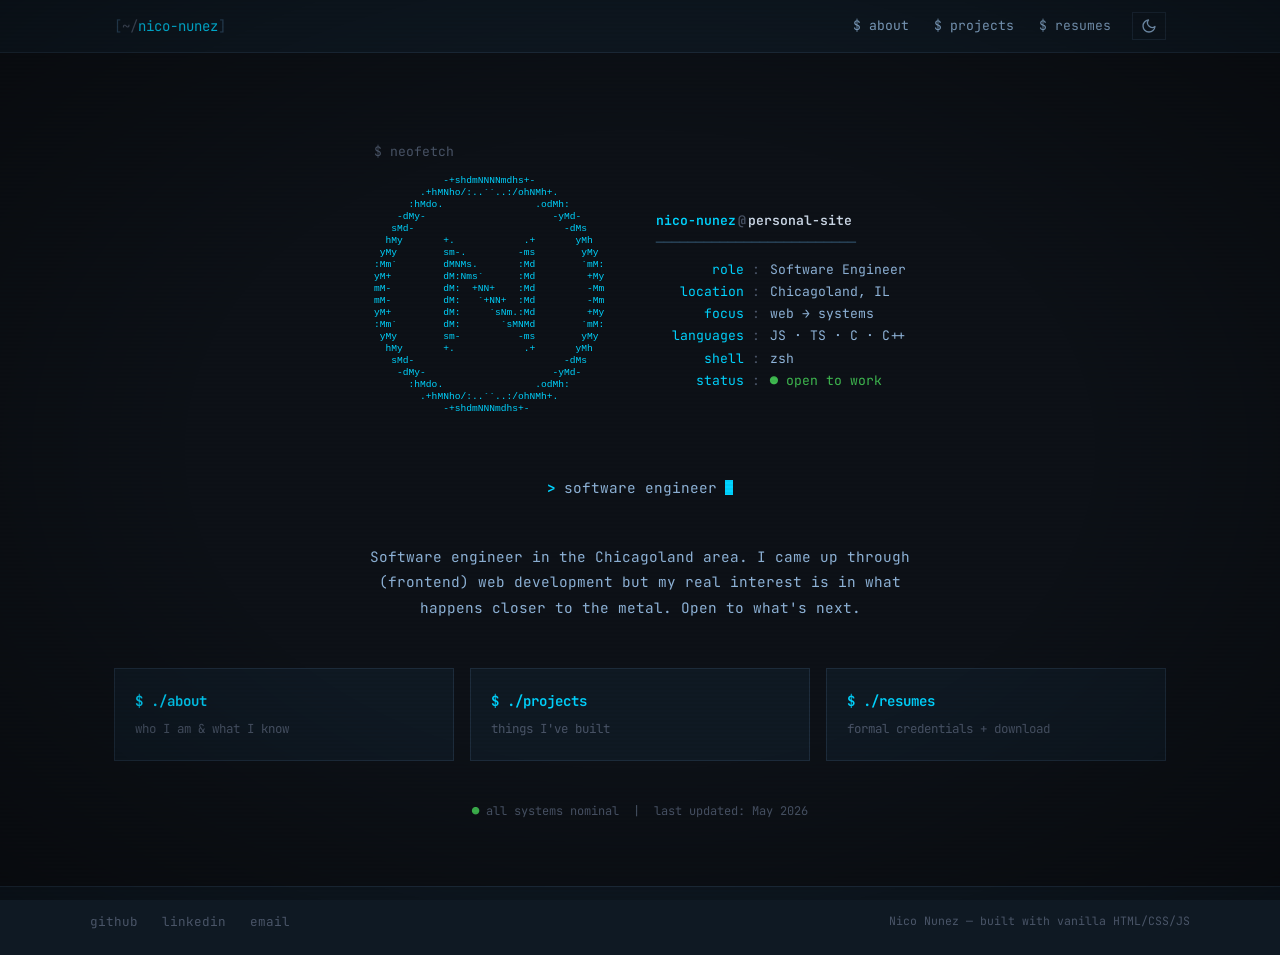
<file: index.html>
<!DOCTYPE html>
<html lang="en" data-theme="dark">

<head>
  <meta charset="UTF-8" />
  <meta name="viewport" content="width=device-width, initial-scale=1.0" />
  <meta name="description" content="Nico Nunez — Software Engineer. Personal site and portfolio." />
  <title>Nico Nunez — dev</title>
  <link rel="stylesheet" href="css/style.css" />
  <script defer src="js/components/Navbar.js"></script>
  <script defer src="js/components/Footer.js"></script>
  <script src="js/main.js"></script>
</head>

<body>

  <a href="#main-content" class="skip-link">Skip to main content</a>

  <!-- --- HEADER / NAV --- -->
  <header class="site-header">
      <web-navbar></web-navbar>
  </header>

  <!-- --- MAIN --- -->
  <main id="main-content">
    <section class="hero" aria-label="Introduction">

      <div class="neofetch" aria-hidden="true">
        <div class="nf-cmd">$ neofetch</div>
        <div class="nf-body">
          <pre class="nf-logo">
            -+shdmNNNNmdhs+-
        .+hMNho/:..``..:/ohNMh+.
      :hMdo.                .odMh:
    -dMy-                      -yMd-
   sMd-                          -dMs
  hMy       +.            .+       yMh
 yMy        sm-.         -ms        yMy
:Mm`        dMNMs.       :Md        `mM:
yM+         dM:Nms`      :Md         +My
mM-         dM:  +NN+    :Md         -Mm
mM-         dM:   `+NN+  :Md         -Mm
yM+         dM:     `sNm.:Md         +My
:Mm`        dM:       `sMNMd        `mM:
 yMy        sm-          -ms        yMy
  hMy       +.            .+       yMh
   sMd-                          -dMs
    -dMy-                      -yMd-
      :hMdo.                .odMh:
        .+hMNho/:..``..:/ohNMh+.
            -+shdmNNNmdhs+-
          </pre>
          <div class="nf-info">
            <div class="nf-header">
              <span class="nf-user">nico-nunez</span><span class="nf-at">@</span><span
                class="nf-host">personal-site</span>
            </div>
            <div class="nf-sep">─────────────────────────</div>
            <div class="nf-row"><span class="nf-key">role</span><span class="nf-val">Software Engineer</span></div>
            <div class="nf-row"><span class="nf-key">location</span><span class="nf-val">Chicagoland, IL</span></div>
            <div class="nf-row"><span class="nf-key">focus</span><span class="nf-val">web → systems</span></div>
            <div class="nf-row"><span class="nf-key">languages</span><span class="nf-val">JS · TS · C · C++</span>
            </div>
            <div class="nf-row"><span class="nf-key">shell</span><span class="nf-val">zsh</span></div>
            <div class="nf-row"><span class="nf-key">status</span><span class="nf-val nf-ok">● open to work</span></div>
          </div>
        </div>
      </div>

      <span class="visually-hidden">Nico Nunez's personal site</span>

      <div class="tagline-line" aria-live="polite" aria-atomic="true">
        <span class="prompt-char" aria-hidden="true">&gt;</span>
        <span id="typed-tagline" aria-label="software engineer, problem solver, builder of things"></span>
        <span class="cursor" aria-hidden="true"></span>
      </div>

    </section>

    <p class="hero-intro">
      Software engineer in the Chicagoland area. I came up through (frontend) web development but my real interest is in what happens
      closer to the metal. Open to what's next.
    </p>

    <!-- Quick nav -->
    <nav class="home-nav" aria-label="Site sections">
      <div class="home-nav-grid">
        <a href="about.html" class="nav-card">
          <div class="nav-card-cmd">$ ./about</div>
          <div class="nav-card-desc">who I am &amp; what I know</div>
        </a>
        <a href="projects.html" class="nav-card">
          <div class="nav-card-cmd">$ ./projects</div>
          <div class="nav-card-desc">things I've built</div>
        </a>
        <a href="resume.html" class="nav-card">
          <div class="nav-card-cmd">$ ./resumes</div>
          <div class="nav-card-desc">formal credentials + download</div>
        </a>
      </div>
    </nav>

    <p class="home-status" aria-live="polite">
      <span class="status-ok">●</span> all systems nominal &nbsp;|&nbsp;
      last updated: <time datetime="2025-05-13">May 2026</time>
    </p>

  </main>

  <!-- --- FOOTER --- -->
  <web-footer></web-footer>

  </body>

</html>
</file>
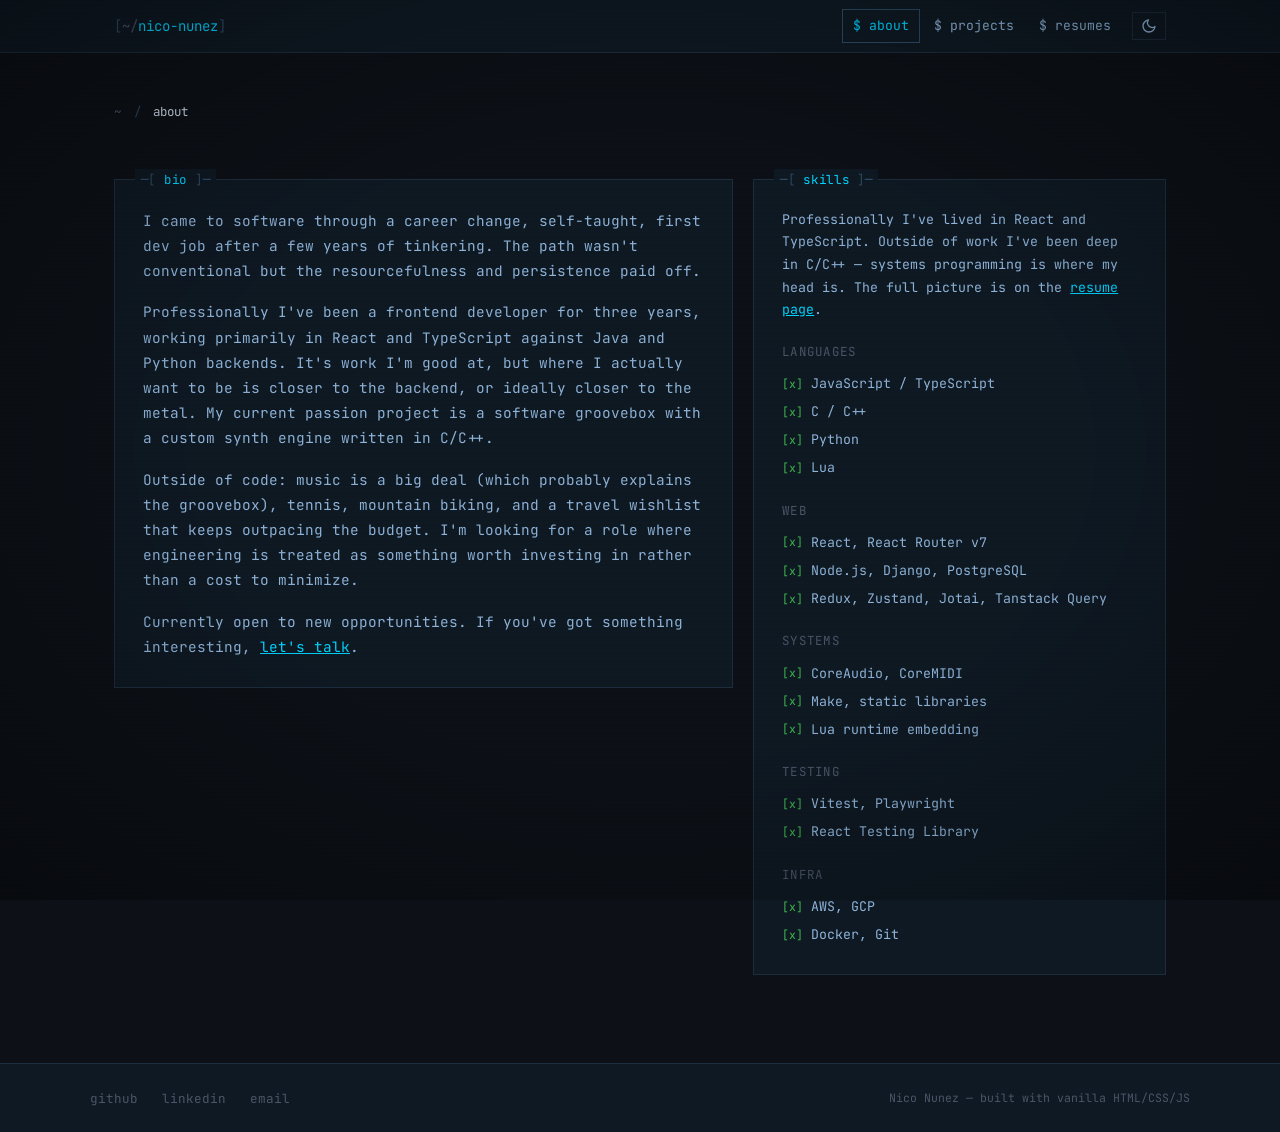
<file: about.html>
<!DOCTYPE html>
<html lang="en" data-theme="dark">

<head>
  <meta charset="UTF-8" />
  <meta name="viewport" content="width=device-width, initial-scale=1.0" />
  <meta name="description" content="Nico Nunez — About me. Background, skills, and what I'm up to." />
  <title>about — Nico Nunez</title>
  <link rel="stylesheet" href="css/style.css" />
  <script defer src="js/components/Navbar.js"></script>
  <script defer src="js/components/Footer.js"></script>
  <script src="js/main.js"></script>
</head>

<body>

  <a href="#main-content" class="skip-link">Skip to main content</a>

  <!-- --- HEADER / NAV --- -->
  <header class="site-header">
    <web-navbar></web-navbar>
  </header>

  <!-- --- MAIN --- -->
  <main id="main-content">

    <nav aria-label="Breadcrumb" class="breadcrumb">
      <a href="index.html">~</a>
      <span class="sep" aria-hidden="true">/</span>
      <span class="current" aria-current="page">about</span>
    </nav>

    <div class="about-grid">

      <!-- Bio panel -->
      <section aria-labelledby="bio-heading">
        <div class="panel">
          <h1 class="panel-title" id="bio-heading">bio</h1>
          <div class="bio-text">
            <p>
              I came to software through a career change, self-taught, first dev job after a few years of tinkering. The
              path wasn't conventional but the resourcefulness and persistence paid off.
            </p>
            <p>
              Professionally I've been a frontend developer for three years, working primarily in React and TypeScript
              against Java and Python backends. It's work I'm good at, but where I actually want to be is closer to the
              backend, or ideally closer to the metal. My current passion project is a software groovebox with a custom
              synth engine written in C/C++.
            </p>
            <p>
              Outside of code: music is a big deal (which probably explains the groovebox), tennis, mountain biking, and
              a travel wishlist that keeps outpacing the budget. I'm looking for a role where engineering is treated as
              something worth investing in rather than a cost to minimize.
            </p>
            <p>
              Currently open to new opportunities. If you've got something interesting, <a
                href="mailto:nick.nunez.dev@gmail.com">let's talk</a>.
            </p>
          </div>
        </div>
      </section>

      <!-- Skills panel -->
      <aside aria-labelledby="skills-heading">
        <div class="panel">
          <h2 class="panel-title" id="skills-heading">skills</h2>
          <div class="skills-section">

            <p class="skills-blurb">Professionally I've lived in React and TypeScript. Outside of work I've been deep
              in C/C++ — systems programming is where my head is. The full picture is on the
              <a href="resume.html">resume page</a>.
            </p>

            <h3>Languages</h3>
            <ul class="skill-list" aria-label="Programming languages">
              <li>JavaScript / TypeScript</li>
              <li>C / C++</li>
              <li>Python</li>
              <li>Lua</li>
            </ul>

            <h3>Web</h3>
            <ul class="skill-list" aria-label="Web technologies">
              <li>React, React Router v7</li>
              <li>Node.js, Django, PostgreSQL</li>
              <li>Redux, Zustand, Jotai, Tanstack Query</li>
            </ul>

            <h3>Systems</h3>
            <ul class="skill-list" aria-label="Systems programming">
              <li>CoreAudio, CoreMIDI</li>
              <li>Make, static libraries</li>
              <li>Lua runtime embedding</li>
            </ul>

            <h3>Testing</h3>
            <ul class="skill-list" aria-label="Testing tools">
              <li>Vitest, Playwright</li>
              <li>React Testing Library</li>
            </ul>

            <h3>Infra</h3>
            <ul class="skill-list" aria-label="Infrastructure and tools">
              <li>AWS, GCP</li>
              <li>Docker, Git</li>
            </ul>

          </div>
        </div>
      </aside>

    </div>

  </main>

  <!-- --- FOOTER --- -->
  <web-footer></web-footer>

</body>

</html>
</file>
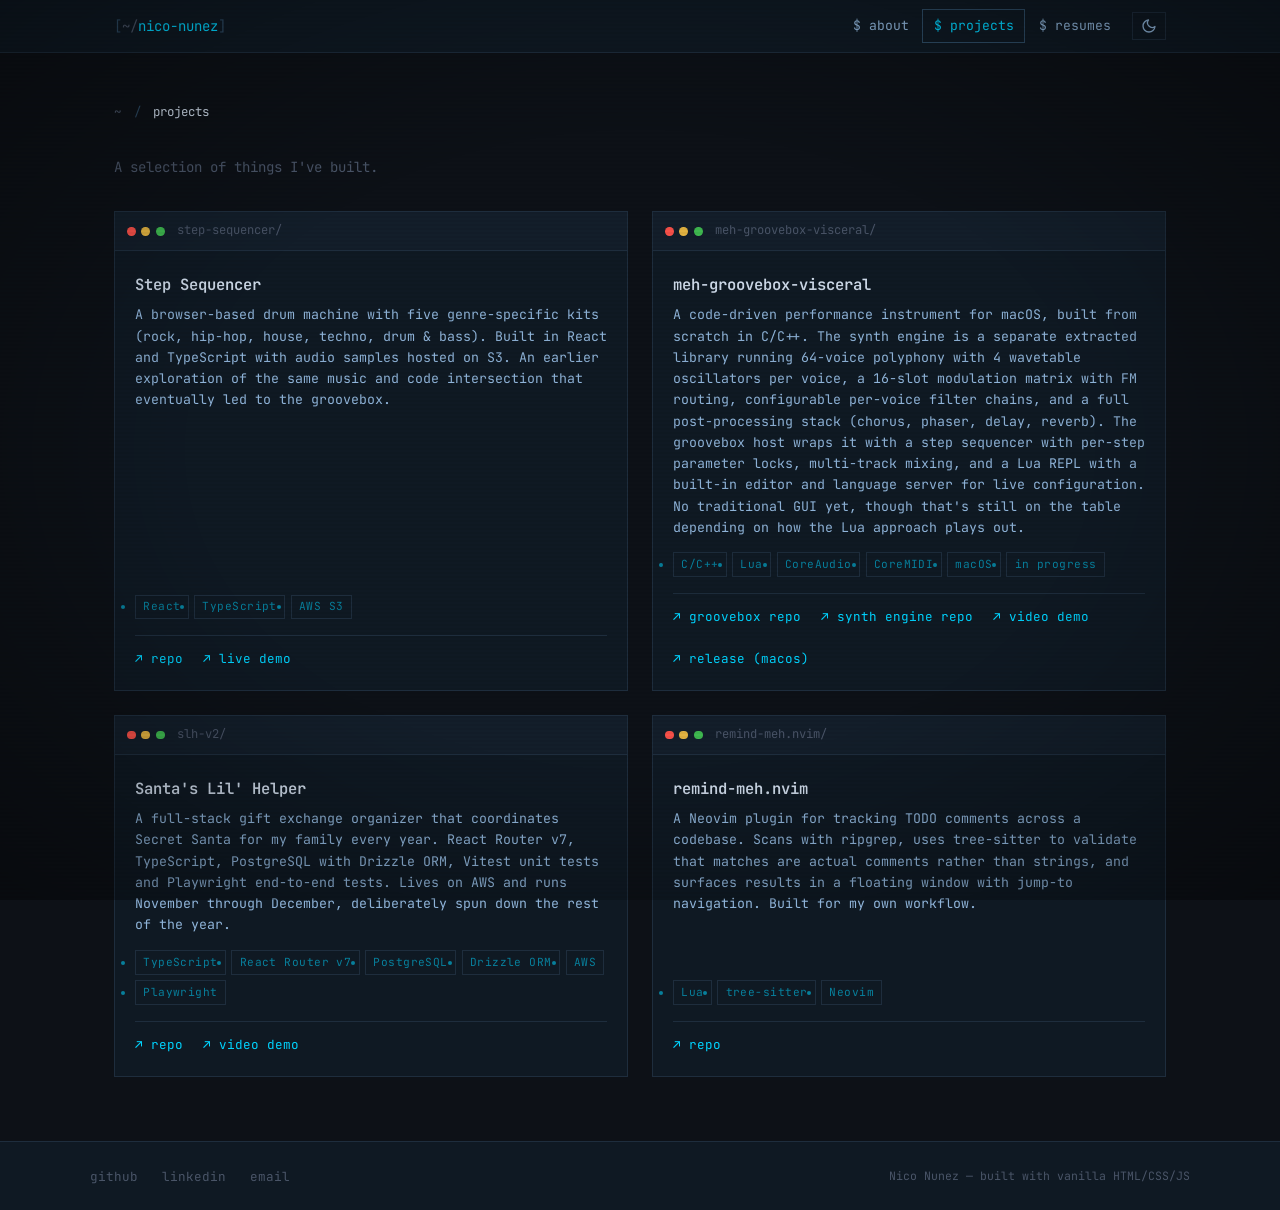
<file: projects.html>
<!DOCTYPE html>
<html lang="en" data-theme="dark">

<head>
  <meta charset="UTF-8" />
  <meta name="viewport" content="width=device-width, initial-scale=1.0" />
  <meta name="description" content="Nico Nunez — Projects. Things I've built." />
  <title>projects — Nico Nunez</title>
  <link rel="stylesheet" href="css/style.css" />
  <script defer src="js/components/Navbar.js"></script>
  <script defer src="js/components/Footer.js"></script>
  <script src="js/main.js"></script>
</head>

<body>

  <a href="#main-content" class="skip-link">Skip to main content</a>

  <!-- --- HEADER / NAV --- -->
  <header class="site-header">
    <web-navbar></web-navbar>
  </header>

  <!-- --- MAIN --- -->
  <main id="main-content">

    <nav aria-label="Breadcrumb" class="breadcrumb">
      <a href="index.html">~</a>
      <span class="sep" aria-hidden="true">/</span>
      <span class="current" aria-current="page">projects</span>
    </nav>

    <p class="projects-intro">
      A selection of things I've built.
    </p>

    <section aria-label="Project list">
      <div class="projects-grid">

        <!-- ── Step Sequencer ── -->
        <article class="project-card" aria-labelledby="proj-sequencer-name">
          <div class="card-chrome" aria-hidden="true">
            <span class="dot dot-r"></span>
            <span class="dot dot-y"></span>
            <span class="dot dot-g"></span>
            <span class="card-chrome-title">step-sequencer/</span>
          </div>
          <div class="card-body">
            <h2 class="card-name" id="proj-sequencer-name">Step Sequencer</h2>
            <p class="card-desc">
              A browser-based drum machine with five genre-specific kits (rock, hip-hop, house, techno, drum &amp;
              bass). Built in React and TypeScript with audio samples hosted on S3. An earlier exploration of the same
              music and code intersection that eventually led to the groovebox.
            </p>
            <ul class="tag-list" aria-label="Technologies used">
              <li class="tag">React</li>
              <li class="tag">TypeScript</li>
              <li class="tag">AWS S3</li>
            </ul>
            <div class="card-links">
              <a href="https://github.com/nico-nunez/step-sequencer" target="_blank" rel="noopener noreferrer">↗
                repo</a>
              <a href="https://nico-nunez.github.io/step-sequencer/" target="_blank" rel="noopener noreferrer">↗ live
                demo</a>
            </div>
          </div>
        </article>

        <!-- ── Groovebox ── -->
        <article class="project-card" aria-labelledby="proj-groovebox-name">
          <div class="card-chrome" aria-hidden="true">
            <span class="dot dot-r"></span>
            <span class="dot dot-y"></span>
            <span class="dot dot-g"></span>
            <span class="card-chrome-title">meh-groovebox-visceral/</span>
          </div>
          <div class="card-body">
            <h2 class="card-name" id="proj-groovebox-name">meh-groovebox-visceral</h2>
            <p class="card-desc">
              A code-driven performance instrument for macOS, built from scratch in C/C++. The synth engine is a
              separate extracted library running 64-voice polyphony with 4 wavetable oscillators per voice, a 16-slot
              modulation matrix with FM routing, configurable per-voice filter chains, and a full post-processing stack
              (chorus, phaser, delay, reverb). The groovebox host wraps it with a step sequencer with per-step parameter
              locks, multi-track mixing, and a Lua REPL with a built-in editor and language server for live
              configuration. No traditional GUI yet, though that's still on the table depending on how the Lua approach
              plays out.
            </p>
            <ul class="tag-list" aria-label="Technologies used">
              <li class="tag">C/C++</li>
              <li class="tag">Lua</li>
              <li class="tag">CoreAudio</li>
              <li class="tag">CoreMIDI</li>
              <li class="tag">macOS</li>
              <li class="tag">in progress</li>
            </ul>
            <div class="card-links">
              <a href="https://github.com/nico-nunez/meh-groovebox-visceral" target="_blank" rel="noopener noreferrer">↗
                groovebox repo</a>
              <a href="https://github.com/nico-nunez/meh-synth-engine" target="_blank" rel="noopener noreferrer">↗ synth
                engine repo</a>
              <a href="https://youtu.be/k9F9A5RpcX0" target="_blank" rel="noopener noreferrer">↗ video demo </a>
              <a href="https://github.com/nico-nunez/meh-groovebox-visceral/releases/tag/v0.0.1" target="_blank"
                rel="noopener noreferrer">↗ release (macos) </a>
            </div>
        </article>

        <!-- ── Santa's Lil' Helper ── -->
        <article class="project-card" aria-labelledby="proj-slh-name">
          <div class="card-chrome" aria-hidden="true">
            <span class="dot dot-r"></span>
            <span class="dot dot-y"></span>
            <span class="dot dot-g"></span>
            <span class="card-chrome-title">slh-v2/</span>
          </div>
          <div class="card-body">
            <h2 class="card-name" id="proj-slh-name">Santa's Lil' Helper</h2>
            <p class="card-desc">
              A full-stack gift exchange organizer that coordinates Secret Santa for my family every year. React Router
              v7, TypeScript, PostgreSQL with Drizzle ORM, Vitest unit tests and Playwright end-to-end tests. Lives on
              AWS and runs November through December, deliberately spun down the rest of the year.
            </p>
            <ul class="tag-list" aria-label="Technologies used">
              <li class="tag">TypeScript</li>
              <li class="tag">React Router v7</li>
              <li class="tag">PostgreSQL</li>
              <li class="tag">Drizzle ORM</li>
              <li class="tag">AWS</li>
              <li class="tag">Playwright</li>
            </ul>
            <div class="card-links">
              <a href="https://github.com/nico-nunez/slh-v2" target="_blank" rel="noopener noreferrer">↗ repo</a>
              <a href="https://youtu.be/O2QtMEYwFx4" target="_blank" rel="noopener noreferrer">↗ video demo </a>
            </div>
          </div>
        </article>

        <!-- ── remind-meh.nvim ── -->
        <article class="project-card" aria-labelledby="proj-nvim-name">
          <div class="card-chrome" aria-hidden="true">
            <span class="dot dot-r"></span>
            <span class="dot dot-y"></span>
            <span class="dot dot-g"></span>
            <span class="card-chrome-title">remind-meh.nvim/</span>
          </div>
          <div class="card-body">
            <h2 class="card-name" id="proj-nvim-name">remind-meh.nvim</h2>
            <p class="card-desc">
              A Neovim plugin for tracking TODO comments across a codebase. Scans with ripgrep, uses tree-sitter to
              validate that matches are actual comments rather than strings, and surfaces results in a floating window
              with jump-to navigation. Built for my own workflow.
            </p>
            <ul class="tag-list" aria-label="Technologies used">
              <li class="tag">Lua</li>
              <li class="tag">tree-sitter</li>
              <li class="tag">Neovim</li>
            </ul>
            <div class="card-links">
              <a href="https://github.com/nico-nunez/remind-meh.nvim" target="_blank" rel="noopener noreferrer">↗
                repo</a>
            </div>
          </div>
        </article>

      </div>
    </section>

  </main>

  <!-- --- FOOTER --- -->
  <web-footer></web-footer>

</body>

</html>
</file>
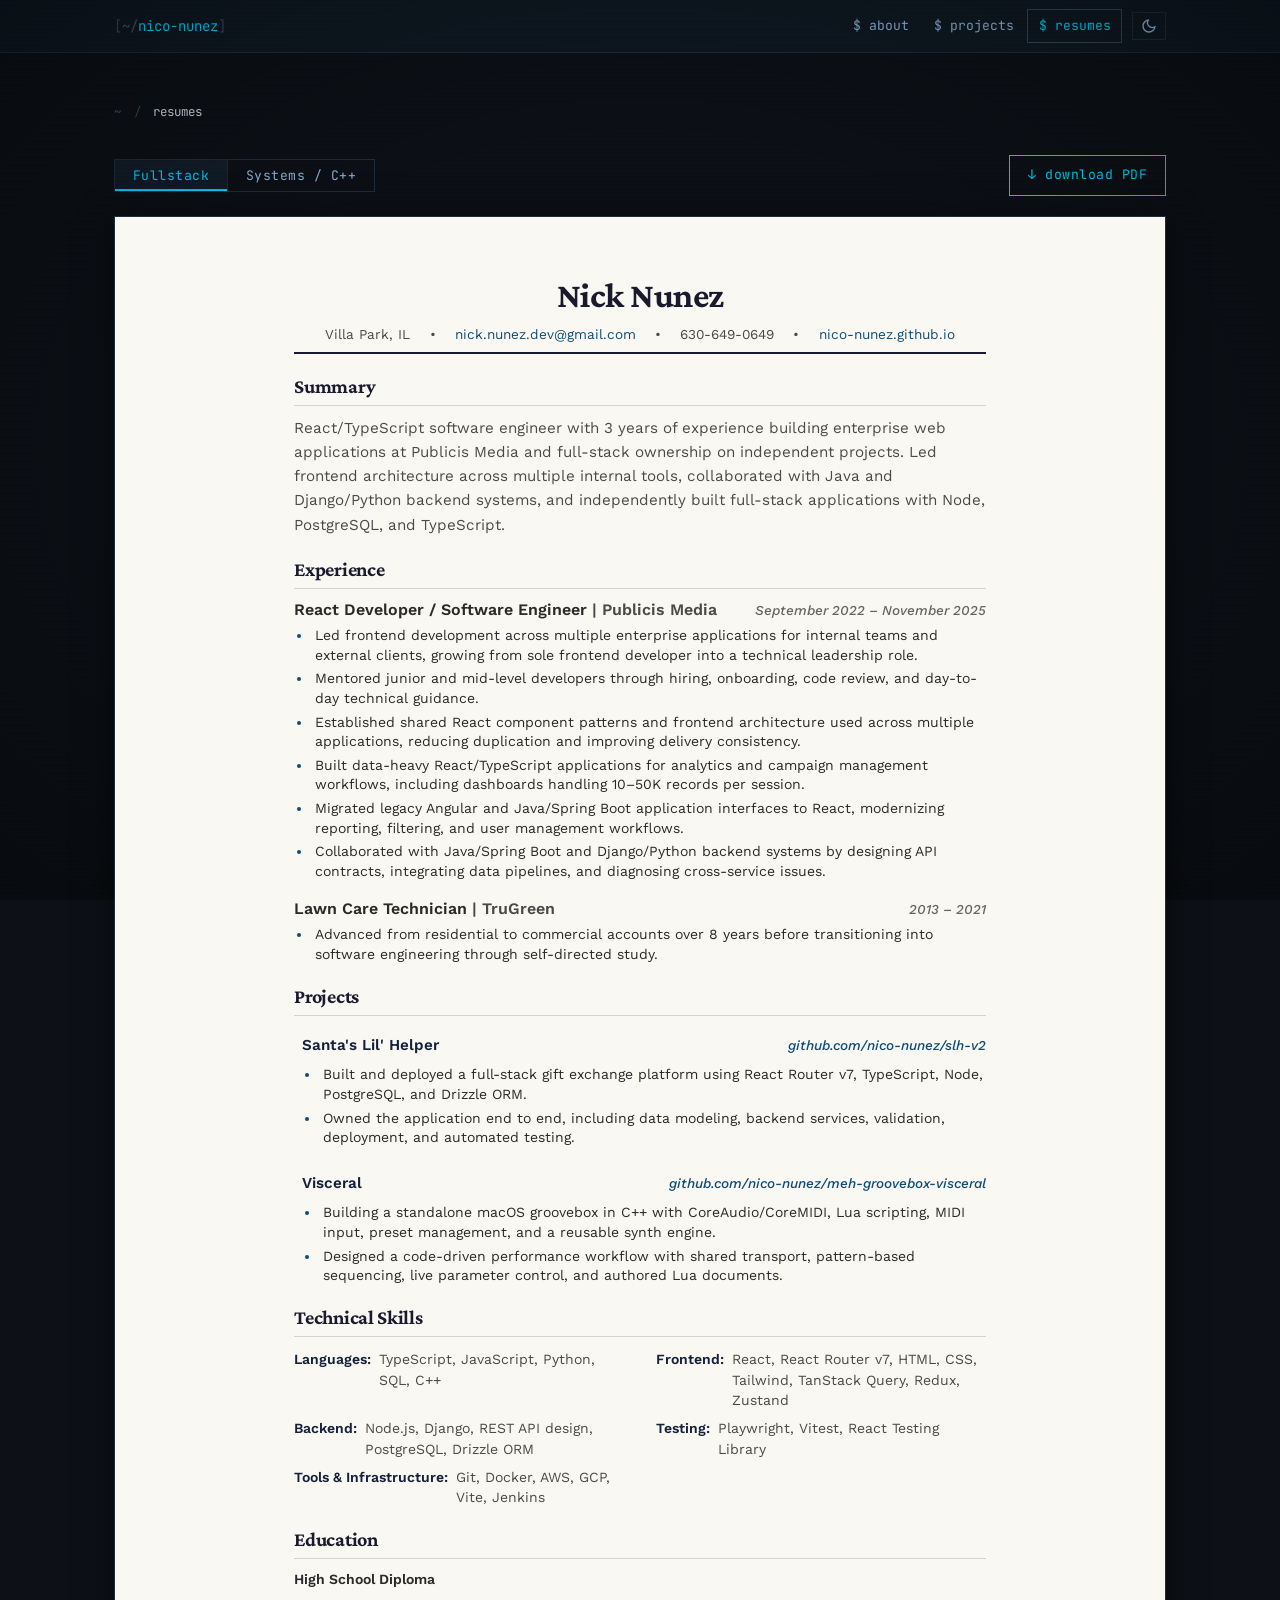
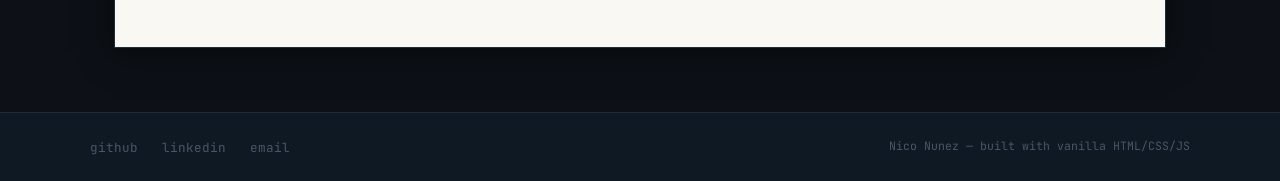
<file: resume.html>
<!DOCTYPE html>
<html lang="en" data-theme="dark">

<head>
    <meta charset="UTF-8" />
    <meta name="viewport" content="width=device-width, initial-scale=1.0" />
    <meta name="description" content="Nico Nunez — Resume. View or download my resume." />
    <title>resumes — Nico Nunez</title>
    <link rel="stylesheet" href="css/style.css" />
    <link rel="preconnect" href="https://fonts.googleapis.com">
    <link rel="preconnect" href="https://fonts.gstatic.com" crossorigin>
    <link
        href="https://fonts.googleapis.com/css2?family=Crimson+Pro:wght@400;600;700&family=Work+Sans:wght@400;500;600&display=swap"
        rel="stylesheet">
    <script defer src="js/components/Navbar.js"></script>
    <script defer src="js/components/Footer.js"></script>
    <script src="js/main.js"></script>
</head>

<body>

    <a href="#main-content" class="skip-link">Skip to main content</a>

    <header class="site-header">
        <web-navbar></web-navbar>
    </header>

    <main id="main-content">

        <nav aria-label="Breadcrumb" class="breadcrumb">
            <a href="index.html">~</a>
            <span class="sep" aria-hidden="true">/</span>
            <span class="current" aria-current="page">resumes</span>
        </nav>

        <div class="resume-page-header">
            <div class="resume-tabs" role="tablist" aria-label="Resume version">
                <button class="resume-tab active" role="tab" aria-selected="true" aria-controls="tab-fullstack"
                    id="btn-fullstack" data-tab="fullstack">
                    Fullstack
                </button>
                <button class="resume-tab" role="tab" aria-selected="false" aria-controls="tab-systems" id="btn-systems"
                    data-tab="systems">
                    Systems / C++
                </button>
            </div>
            <a id="resume-download" href="assets/resumes/nick_nunez_fullstack_resume.pdf"
                download="Nick_Nunez_Resume_Fullstack.pdf" class="btn">
                ↓ download PDF
            </a>
        </div>

        <div class="resume-doc-wrapper">

            <!-- ── Fullstack resume ── -->
            <div id="tab-fullstack" class="resume-doc" role="tabpanel" aria-labelledby="btn-fullstack">
                <div class="container">
                    <header>
                        <h1>Nick Nunez</h1>
                        <div class="contact-info">
                            <span>Villa Park, IL</span>
                            <span>•</span>
                            <span><a href="mailto:nick.nunez.dev@gmail.com">nick.nunez.dev@gmail.com</a></span>
                            <span>•</span>
                            <span>630-649-0649</span>
                            <span>•</span>
                            <span><a href="https://nico-nunez.github.io" target="_blank">nico-nunez.github.io</a></span>
                        </div>
                    </header>

                    <section>
                        <h2>Summary</h2>
                        <p class="resume-summary">
                            React/TypeScript software engineer with 3 years of experience building enterprise web
                            applications at Publicis Media and full-stack ownership on independent projects. Led
                            frontend architecture across multiple internal tools, collaborated with Java and
                            Django/Python backend systems, and independently built full-stack applications with Node,
                            PostgreSQL, and TypeScript.
                        </p>
                    </section>

                    <section>
                        <h2>Experience</h2>

                        <div class="job">
                            <div class="job-header">
                                <h3><span class="job-title">React Developer / Software Engineer</span> <span
                                        class="job-company">|
                                        Publicis Media</span></h3>
                                <span class="job-date">September 2022 – November 2025</span>
                            </div>

                            <ul>
                                <li>Led frontend development across multiple enterprise applications for internal teams
                                    and external clients, growing from sole frontend developer into a technical
                                    leadership role.</li>
                                <li>Mentored junior and mid-level developers through hiring, onboarding, code review,
                                    and day-to-day technical guidance.</li>
                                <li>Established shared React component patterns and frontend architecture used across
                                    multiple applications, reducing duplication and improving delivery consistency.</li>
                                <li>Built data-heavy React/TypeScript applications for analytics and campaign
                                    management workflows, including dashboards handling 10–50K records per session.</li>
                                <li>Migrated legacy Angular and Java/Spring Boot application interfaces to React,
                                    modernizing reporting, filtering, and user management workflows.</li>
                                <li>Collaborated with Java/Spring Boot and Django/Python backend systems by designing
                                    API contracts, integrating data pipelines, and diagnosing cross-service issues.</li>
                            </ul>
                        </div>

                        <div class="job">
                            <div class="job-header">
                                <h3><span class="job-title">Lawn Care Technician</span> <span class="job-company">|
                                        TruGreen</span></h3>
                                <span class="job-date">2013 – 2021</span>
                            </div>
                            <ul>
                                <li>Advanced from residential to commercial accounts over 8 years before transitioning
                                    into software engineering through self-directed study.</li>
                            </ul>
                        </div>
                    </section>

                    <section>
                        <h2>Projects</h2>

                        <div class="resume-project">
                            <div class="job-header">
                                <h4>Santa's Lil' Helper</h4>
                                <span class="job-date"><a href="https://github.com/nico-nunez/slh-v2"
                                        target="_blank">github.com/nico-nunez/slh-v2</a></span>
                            </div>
                            <ul>
                                <li>Built and deployed a full-stack gift exchange platform using React Router v7,
                                    TypeScript, Node, PostgreSQL, and Drizzle ORM.</li>
                                <li>Owned the application end to end, including data modeling, backend services,
                                    validation, deployment, and automated testing.</li>
                            </ul>
                        </div>

                        <div class="resume-project">
                            <div class="job-header">
                                <h4>Visceral</h4>
                                <span class="job-date"><a href="https://github.com/nico-nunez/meh-groovebox-visceral"
                                        target="_blank">github.com/nico-nunez/meh-groovebox-visceral</a></span>
                            </div>
                            <ul>
                                <li>Building a standalone macOS groovebox in C++ with CoreAudio/CoreMIDI, Lua
                                    scripting, MIDI input, preset management, and a reusable synth engine.</li>
                                <li>Designed a code-driven performance workflow with shared transport, pattern-based
                                    sequencing, live parameter control, and authored Lua documents.</li>
                            </ul>
                        </div>
                    </section>

                    <section>
                        <h2>Technical Skills</h2>
                        <div class="resume-skills-grid">
                            <div class="resume-skill-item">
                                <span class="resume-skill-label">Languages:</span>
                                <span class="resume-skill-value">TypeScript, JavaScript, Python, SQL, C++</span>
                            </div>
                            <div class="resume-skill-item">
                                <span class="resume-skill-label">Frontend:</span>
                                <span class="resume-skill-value">React, React Router v7, HTML, CSS, Tailwind,
                                    TanStack Query, Redux, Zustand</span>
                            </div>
                            <div class="resume-skill-item">
                                <span class="resume-skill-label">Backend:</span>
                                <span class="resume-skill-value">Node.js, Django, REST API design, PostgreSQL,
                                    Drizzle ORM</span>
                            </div>
                            <div class="resume-skill-item">
                                <span class="resume-skill-label">Testing:</span>
                                <span class="resume-skill-value">Playwright, Vitest, React Testing Library</span>
                            </div>
                            <div class="resume-skill-item">
                                <span class="resume-skill-label">Tools &amp; Infrastructure:</span>
                                <span class="resume-skill-value">Git, Docker, AWS, GCP, Vite, Jenkins</span>
                            </div>
                        </div>
                    </section>

                    <section>
                        <h2>Education</h2>
                        <div class="resume-education">
                            <strong>High School Diploma</strong>
                        </div>
                    </section>
                </div>
            </div>

            <!-- ── Systems resume ── -->
            <div id="tab-systems" class="resume-doc" role="tabpanel" aria-labelledby="btn-systems" hidden>
                <div class="container">
                    <header>
                        <h1>Nick Nunez</h1>
                        <div class="contact-info">
                            <span>Villa Park, IL</span>
                            <span>•</span>
                            <span><a href="mailto:nick.nunez.dev@gmail.com">nick.nunez.dev@gmail.com</a></span>
                            <span>•</span>
                            <span>630-649-0649</span>
                            <span>•</span>
                            <span><a href="https://nico-nunez.github.io" target="_blank">nico-nunez.github.io</a></span>
                        </div>
                    </header>

                    <section>
                        <h2>Summary</h2>
                        <p class="resume-summary">
                            Software engineer with 3 years of professional experience building production web
                            applications and a growing focus on systems programming in C/C++. Currently building
                            real-time audio projects for macOS using CoreAudio, CoreMIDI, Lua embedding, and custom
                            C/C++ libraries, with an emphasis on API design, platform-level learning, and clean
                            host/engine boundaries.
                        </p>
                    </section>

                    <section>
                        <h2>Projects</h2>

                        <div class="resume-project">
                            <div class="job-header">
                                <h4>Standalone Groovebox for macOS</h4>
                                <span class="job-date"><a href="https://github.com/nico-nunez/meh-groovebox-visceral"
                                        target="_blank">github.com/nico-nunez/meh-groovebox-visceral</a></span>
                            </div>
                            <ul>
                                <li>Building a standalone C/C++ performance instrument for macOS with shared transport,
                                    pattern-based sequencing, multi-track synthesis, and internal mixing.</li>
                                <li>Integrated directly with CoreAudio and CoreMIDI, handling audio device setup,
                                    buffer callbacks, MIDI input, and real-time event scheduling without JUCE or
                                    RtAudio.</li>
                                <li>Embedded Lua as a live control surface for parameter changes, sequencer control,
                                    performance scripting, and authored project documents.</li>
                                <li>Hosts a reusable synth engine with per-step parameter locks, preset management, and
                                    a built-in editor with language server support.</li>
                            </ul>
                        </div>

                        <div class="resume-project">
                            <div class="job-header">
                                <h4>Embeddable C/C++ Synthesizer Library</h4>
                                <span class="job-date"><a href="https://github.com/nico-nunez/meh-synth-engine"
                                        target="_blank">github.com/nico-nunez/meh-synth-engine</a></span>
                            </div>
                            <ul>
                                <li>Built a reusable C/C++ synth engine extracted from an earlier standalone synth app
                                    and designed for embedding in multiple hosts.</li>
                                <li>Implemented 64-voice polyphony with wavetable oscillators, envelopes, tempo-synced
                                    LFOs, FM routing, effects, and a 16-slot modulation matrix.</li>
                                <li>Designed the rendering path to separate audio-rate rendering from control-rate
                                    updates, decoupling host buffer sizes from internal processing and avoiding
                                    unnecessary work in the real-time hot path.</li>
                                <li>Exposed an event-driven API for MIDI events, scalar parameter updates, higher-level
                                    engine commands, and full-state preset serialization.</li>
                            </ul>
                        </div>
                    </section>

                    <section>
                        <h2>Experience</h2>

                        <div class="job">
                            <div class="job-header">
                                <h3><span class="job-title">React Developer / Software Engineer</span> <span
                                        class="job-company">|
                                        Publicis Media</span></h3>
                                <span class="job-date">September 2022 – November 2025</span>
                            </div>
                            <ul>
                                <li>Led frontend development across multiple enterprise applications for internal teams
                                    and external clients, growing from sole frontend developer into a technical
                                    leadership role.</li>
                                <li>Built production React/TypeScript applications for analytics and campaign
                                    management workflows, including dashboards handling 10–50K records per session.</li>
                                <li>Established shared component patterns, reviewed code, mentored developers, and
                                    supported hiring for junior and mid-level frontend roles.</li>
                                <li>Collaborated with Java/Spring Boot and Django/Python backend systems by designing
                                    API contracts, integrating data pipelines, and diagnosing cross-service issues.</li>
                            </ul>
                        </div>

                        <div class="job">
                            <div class="job-header">
                                <h3><span class="job-title">Lawn Care Technician</span> <span class="job-company">|
                                        TruGreen</span></h3>
                                <span class="job-date">2013 – 2021</span>
                            </div>
                            <ul>
                                <li>Advanced from residential to commercial accounts over 8 years before transitioning
                                    into software engineering through self-directed study.</li>
                            </ul>
                        </div>
                    </section>

                    <section>
                        <h2>Technical Skills</h2>
                        <div class="resume-skills-grid">
                            <div class="resume-skill-item">
                                <span class="resume-skill-label">Systems:</span>
                                <span class="resume-skill-value">C/C++ (C++17), real-time programming, static
                                    libraries, Make</span>
                            </div>
                            <div class="resume-skill-item">
                                <span class="resume-skill-label">Audio / Platform APIs:</span>
                                <span class="resume-skill-value">CoreAudio, CoreMIDI, macOS system frameworks</span>
                            </div>
                            <div class="resume-skill-item">
                                <span class="resume-skill-label">Scripting / Embedding:</span>
                                <span class="resume-skill-value">Lua, shell scripting</span>
                            </div>
                            <div class="resume-skill-item">
                                <span class="resume-skill-label">Web / Professional:</span>
                                <span class="resume-skill-value">TypeScript, React, Python, Django, Node.js,
                                    PostgreSQL</span>
                            </div>
                            <div class="resume-skill-item">
                                <span class="resume-skill-label">Tools &amp; Infrastructure:</span>
                                <span class="resume-skill-value">Git, Docker, AWS, GCP, Vite, Jenkins</span>
                            </div>
                        </div>
                    </section>

                    <section>
                        <h2>Education</h2>
                        <div class="resume-education">
                            <strong>High School Diploma</strong>
                        </div>
                    </section>
                </div>
            </div>

        </div><!-- /.resume-doc-wrapper -->

    </main>

    <web-footer></web-footer>

    <script>
        const tabs = document.querySelectorAll('.resume-tab');
        const panels = document.querySelectorAll('.resume-doc');
        const downloadBtn = document.getElementById('resume-download');

        const resumeFiles = {
            fullstack: {
                href: 'assets/resumes/nick_nunez_fullstack_resume.pdf',
                download: 'Nick_Nunez_Resume_Fullstack.pdf'
            },
            systems: {
                href: 'assets/resumes/nick_nunez_systems_resume.pdf',
                download: 'Nick_Nunez_Resume_Systems.pdf'
            }
        };

        tabs.forEach(tab => {
            tab.addEventListener('click', () => {
                const target = tab.dataset.tab;

                tabs.forEach(t => {
                    t.classList.remove('active');
                    t.setAttribute('aria-selected', 'false');
                });
                tab.classList.add('active');
                tab.setAttribute('aria-selected', 'true');

                panels.forEach(p => {p.hidden = p.id !== `tab-${target}`;});

                downloadBtn.href = resumeFiles[target].href;
                downloadBtn.download = resumeFiles[target].download;
            });
        });
    </script>

</body>

</html>
</file>
<file: css/style.css>
@import url('https://fonts.googleapis.com/css2?family=JetBrains+Mono:ital,wght@0,300;0,400;0,600;0,700;1,400&display=swap');

/* =========================================
   THEME VARIABLES
========================================= */
:root,
[data-theme="dark"] {
  --bg:             #0d1117;
  --surface:        #0f1923;
  --surface-2:      #131e2a;
  --border:         #1e2d3d;
  --border-bright:  #2d4a63;
  --text:           #8fb4d9;
  --text-bright:    #cdd9e8;
  --text-dim:       #4a5568;
  --accent:         #00d4ff;
  --accent-dim:     rgba(0, 212, 255, 0.55);
  --green:          #3fb950;
  --yellow:         #e3b341;
  --red:            #f85149;
  --selection-bg:   rgba(0, 212, 255, 0.15);
  --shadow:         0 4px 32px rgba(0, 0, 0, 0.6);
}

[data-theme="light"] {
  --bg:             #1a2332;
  --surface:        #1e2d3d;
  --surface-2:      #243447;
  --border:         #2d4057;
  --border-bright:  #3d5570;
  --text:           #cdd9e8;
  --text-bright:    #e8f0f8;
  --text-dim:       #6b7c8d;
  --accent:         #38bdf8;
  --accent-dim:     rgba(56, 189, 248, 0.55);
  --green:          #4ade80;
  --yellow:         #fbbf24;
  --red:            #f87171;
  --selection-bg:   rgba(56, 189, 248, 0.15);
  --shadow:         0 4px 32px rgba(0, 0, 0, 0.4);
}

/* =========================================
   RESET & BASE
========================================= */
*, *::before, *::after {
  box-sizing: border-box;
  margin: 0;
  padding: 0;
}

html {
  font-size: 16px;
  scroll-behavior: smooth;
}

body {
  font-family: 'JetBrains Mono', 'Fira Code', 'Cascadia Code', 'Consolas', monospace;
  background: var(--bg);
  color: var(--text);
  line-height: 1.75;
  min-height: 100vh;
  display: flex;
  flex-direction: column;
  transition: background-color 0.25s ease, color 0.25s ease;
}

::selection {
  background: var(--selection-bg);
  color: var(--text-bright);
}

/* =========================================
   ACCESSIBILITY
========================================= */
.skip-link {
  position: absolute;
  top: -100%;
  left: 1rem;
  z-index: 9999;
  background: var(--accent);
  color: var(--bg);
  padding: 0.5rem 1rem;
  font-weight: 700;
  text-decoration: none;
  font-size: 0.875rem;
}

.skip-link:focus { top: 0.75rem; }

.visually-hidden {
  position: absolute;
  width: 1px;
  height: 1px;
  padding: 0;
  margin: -1px;
  overflow: hidden;
  clip: rect(0,0,0,0);
  white-space: nowrap;
  border: 0;
}

:focus-visible {
  outline: 2px solid var(--accent);
  outline-offset: 3px;
}

/* =========================================
   HEADER / NAV
========================================= */
.site-header {
  position: sticky;
  top: 0;
  z-index: 200;
  background: var(--surface);
  border-bottom: 1px solid var(--border);
  min-height: 3.25rem; /* reserve for nav web component */
}

.nav-bar {
  max-width: 1100px;
  margin: 0 auto;
  padding: 0 1.5rem;
  height: 3.25rem;
  display: flex;
  align-items: center;
  justify-content: space-between;
  gap: 1rem;
}

.nav-brand {
  text-decoration: none;
  font-size: 0.875rem;
  color: var(--text-dim);
  white-space: nowrap;
  flex-shrink: 0;
}

.nav-brand .nb-bracket { color: var(--border-bright); }
.nav-brand .nb-tilde   { color: var(--text-dim); }
.nav-brand .nb-path    { color: var(--accent); }

.nav-links {
  list-style: none;
  display: flex;
  align-items: center;
  gap: 0.125rem;
}

.nav-links a {
  display: inline-block;
  padding: 0.3rem 0.65rem;
  font-size: 0.82rem;
  color: var(--text);
  text-decoration: none;
  border: 1px solid transparent;
  transition: color 0.15s, border-color 0.15s;
}

.nav-links a:hover,
.nav-links a:focus-visible {
  color: var(--accent);
  border-color: var(--border);
  outline: none;
}

.nav-links a.active {
  color: var(--accent);
  border-color: var(--border-bright);
}

/* =========================================
   THEME TOGGLE
========================================= */
.theme-toggle {
  background: none;
  border: 1px solid var(--border);
  color: var(--text);
  cursor: pointer;
  padding: 0.3rem 0.5rem;
  margin-left: 0.5rem;
  display: flex;
  align-items: center;
  justify-content: center;
  transition: border-color 0.15s, color 0.15s;
  flex-shrink: 0;
}

.theme-toggle:hover,
.theme-toggle:focus-visible {
  border-color: var(--accent);
  color: var(--accent);
  outline: none;
}

.theme-toggle svg {
  width: 1rem;
  height: 1rem;
  display: none;
}

[data-theme="dark"]  .icon-moon { display: block; }
[data-theme="light"] .icon-sun  { display: block; }

/* =========================================
   MAIN
========================================= */
main {
  flex: 1;
  max-width: 1100px;
  width: 100%;
  margin: 0 auto;
  padding: 3rem 1.5rem 4rem;
}

/* =========================================
   BREADCRUMB
========================================= */
.breadcrumb {
  font-size: 0.78rem;
  color: var(--text-dim);
  margin-bottom: 2rem;
}

.breadcrumb a        { color: var(--text-dim); text-decoration: none; }
.breadcrumb a:hover  { color: var(--accent); }
.breadcrumb .sep     { margin: 0 0.35rem; color: var(--border-bright); }
.breadcrumb .current { color: var(--text-bright); }

/* =========================================
   PANELS
========================================= */
.panel {
  position: relative;
  border: 1px solid var(--border);
  padding: 1.75rem;
  margin: 1.5rem 0;
  background: var(--surface);
}

.panel-title {
  position: absolute;
  top: -0.65rem;
  left: 1.25rem;
  background: var(--surface);
  padding: 0 0.35rem;
  font-size: 0.78rem;
  font-weight: 400;
  color: var(--accent);
  letter-spacing: 0.06em;
}

.panel-title::before { content: "─[ "; color: var(--border-bright); }
.panel-title::after  { content: " ]─"; color: var(--border-bright); }

/* =========================================
   HOME — HERO
========================================= */
.hero {
  padding: 2.5rem 0 1rem;
  text-align: center;
}

/* =========================================
   CRT PAGE OVERLAY
========================================= */
body::after {
  content: '';
  position: fixed;
  inset: 0;
  background:
    repeating-linear-gradient(
      0deg,
      transparent,
      transparent 2px,
      rgba(0, 0, 0, 0.04) 2px,
      rgba(0, 0, 0, 0.04) 4px
    ),
    radial-gradient(ellipse at center, transparent 50%, rgba(0, 0, 0, 0.35) 100%);
  pointer-events: none;
  z-index: 9998;
}

.neofetch {
  display: inline-block;
  text-align: left;
  font-size: 0.82rem;
  margin-bottom: 2rem;
  line-height: 1.7;
}

.nf-cmd {
  color: var(--text-dim);
  margin-bottom: 0.75rem;
}

.nf-body {
  display: flex;
  align-items: center;
  gap: 2rem;
}

.nf-logo {
  color: var(--accent);
  font-size: 0.6rem;
  line-height: 1.25;
  flex-shrink: 0;
  margin: 0;
  padding-right: 1.25rem;
}

.nf-header { font-weight: 600; }

.nf-user { color: var(--accent); }
.nf-at   { color: var(--text-dim); margin: 0 0.1rem; }
.nf-host { color: var(--text-bright); }

.nf-sep {
  color: var(--border-bright);
  margin-bottom: 0.25rem;
}

.nf-row {
  display: flex;
  gap: 0.6rem;
}

.nf-key {
  color: var(--accent);
  min-width: 6.5rem;
  text-align: right;
}

.nf-key::after {
  content: ' :';
  color: var(--text-dim);
}

.nf-val { color: var(--text); }
.nf-ok  { color: var(--green); }

.tagline-line {
  margin-top: 1rem;
  font-size: 0.9rem;
  color: var(--text);
  display: flex;
  align-items: center;
  justify-content: center;
  gap: 0.5rem;
  min-height: 1.5rem;
}

.prompt-char { color: var(--accent); font-weight: 700; }

.cursor {
  display: inline-block;
  width: 0.55rem;
  height: 1em;
  background: var(--accent);
  vertical-align: text-bottom;
  animation: blink 1.1s step-end infinite;
}

@keyframes blink {
  0%, 100% { opacity: 1; }
  50%       { opacity: 0; }
}

/* =========================================
   HOME — NAV CARDS
========================================= */
.home-nav {
  margin-top: 3rem;
}

.home-nav-grid {
  display: grid;
  grid-template-columns: repeat(auto-fit, minmax(230px, 1fr));
  gap: 1rem;
  margin-top: 0.75rem;
}

.nav-card {
  display: block;
  text-decoration: none;
  border: 1px solid var(--border);
  padding: 1.25rem;
  background: var(--surface);
  transition: border-color 0.15s, background 0.15s;
}

.nav-card:hover,
.nav-card:focus-visible {
  border-color: var(--accent);
  background: var(--surface-2);
  outline: none;
}

.nav-card-cmd  { color: var(--accent); font-size: 0.88rem; font-weight: 600; }
.nav-card-desc { color: var(--text-dim); font-size: 0.78rem; margin-top: 0.3rem; }

.hero-intro {
  font-size: 0.9rem;
  color: var(--text);
  max-width: 560px;
  margin: 1.75rem auto 0;
  line-height: 1.75;
  text-align: center;
}

.home-status {
  margin-top: 2.5rem;
  font-size: 0.75rem;
  color: var(--text-dim);
  text-align: center;
}

.home-status .status-ok { color: var(--green); }

/* =========================================
   ABOUT PAGE
========================================= */
.about-grid {
  display: grid;
  grid-template-columns: 3fr 2fr;
  gap: 1.25rem;
  margin-top: 0;
}

.bio-text p { margin-bottom: 1rem; font-size: 0.9rem; }
.bio-text p:last-child { margin-bottom: 0; }

.skills-blurb {
  font-size: 0.83rem;
  color: var(--text);
  margin-bottom: 1.25rem;
  line-height: 1.7;
}

.skills-section h3 {
  font-size: 0.78rem;
  color: var(--text-dim);
  text-transform: uppercase;
  letter-spacing: 0.1em;
  margin: 1.25rem 0 0.6rem;
  font-weight: 400;
}

.skills-section h3:first-child { margin-top: 0; }

.skill-list {
  list-style: none;
  display: flex;
  flex-direction: column;
  gap: 0.3rem;
}

.skill-list li {
  font-size: 0.83rem;
  color: var(--text);
  display: flex;
  align-items: center;
  gap: 0.5rem;
}

.skill-list li::before {
  content: "[x]";
  color: var(--green);
  font-size: 0.72rem;
  flex-shrink: 0;
}

/* =========================================
   PROJECTS PAGE
========================================= */
.projects-intro {
  font-size: 0.88rem;
  color: var(--text-dim);
  margin-bottom: 2rem;
}

.projects-grid {
  display: grid;
  grid-template-columns: repeat(2, 1fr);
  gap: 1.5rem;
}

.project-card {
  border: 1px solid var(--border);
  background: var(--surface);
  display: flex;
  flex-direction: column;
  transition: border-color 0.15s;
}

.project-card:hover { border-color: var(--border-bright); }

.card-chrome {
  background: var(--surface-2);
  border-bottom: 1px solid var(--border);
  padding: 0.5rem 0.75rem;
  display: flex;
  align-items: center;
  gap: 0.35rem;
}

.dot {
  width: 0.55rem;
  height: 0.55rem;
  border-radius: 50%;
  flex-shrink: 0;
}

.dot-r { background: var(--red); }
.dot-y { background: var(--yellow); }
.dot-g { background: var(--green); }

.card-chrome-title {
  margin-left: 0.4rem;
  font-size: 0.76rem;
  color: var(--text-dim);
  flex: 1;
  overflow: hidden;
  text-overflow: ellipsis;
  white-space: nowrap;
}

.card-body {
  padding: 1.25rem;
  flex: 1;
  display: flex;
  flex-direction: column;
}

.card-screenshot {
  width: 100%;
  height: 160px;
  object-fit: cover;
  border: 1px solid var(--border);
  display: block;
  margin-bottom: 1rem;
}

.card-name {
  font-size: 0.97rem;
  font-weight: 600;
  color: var(--text-bright);
  margin-bottom: 0.4rem;
}

.card-desc {
  font-size: 0.83rem;
  color: var(--text);
  flex: 1;
  margin-bottom: 0.9rem;
  line-height: 1.6;
}

.tag-list {
  display: flex;
  flex-wrap: wrap;
  gap: 0.35rem;
  margin-bottom: 1rem;
}

.tag {
  font-size: 0.7rem;
  color: var(--accent-dim);
  border: 1px solid var(--border);
  padding: 0.1rem 0.45rem;
  letter-spacing: 0.04em;
}

.card-links {
  display: flex;
  flex-wrap: wrap;
  gap: 1.25rem;
  padding-top: 0.75rem;
  border-top: 1px solid var(--border);
  margin-top: auto;
}

.card-links a {
  font-size: 0.79rem;
  color: var(--accent);
  text-decoration: none;
  display: flex;
  align-items: center;
  gap: 0.25rem;
}

.card-links a:hover { text-decoration: underline; }

/* =========================================
   RESUME PAGE — CHROME
========================================= */
.btn {
  display: inline-flex;
  align-items: center;
  gap: 0.4rem;
  padding: 0.5rem 1.1rem;
  border: 1px solid var(--accent);
  color: var(--accent);
  background: transparent;
  text-decoration: none;
  font-family: inherit;
  font-size: 0.82rem;
  cursor: pointer;
  transition: background 0.15s, color 0.15s;
  letter-spacing: 0.04em;
}

.btn:hover,
.btn:focus-visible {
  background: var(--accent);
  color: var(--bg);
  outline: none;
  text-decoration: none;
}

.resume-page-header {
  display: flex;
  align-items: center;
  justify-content: space-between;
  gap: 1rem;
  margin-bottom: 1.25rem;
  flex-wrap: wrap;
}

.resume-tabs {
  display: flex;
  border: 1px solid var(--border);
}

.resume-tab {
  background: none;
  border: none;
  border-right: 1px solid var(--border);
  color: var(--text);
  cursor: pointer;
  font-family: inherit;
  font-size: 0.82rem;
  padding: 0.45rem 1.1rem;
  letter-spacing: 0.04em;
  transition: color 0.15s, background 0.15s;
  position: relative;
}

.resume-tab:last-child { border-right: none; }

.resume-tab:hover {
  color: var(--accent);
  background: var(--surface-2);
}

.resume-tab.active {
  color: var(--accent);
  background: var(--surface-2);
}

.resume-tab.active::after {
  content: '';
  position: absolute;
  bottom: 0;
  left: 0;
  right: 0;
  height: 2px;
  background: var(--accent);
}

.resume-doc-wrapper {
  position: relative;
  z-index: 9999;
  border: 1px solid var(--border);
  box-shadow: var(--shadow);
}

/* =========================================
   RESUME PAGE — DOCUMENT (white card)
========================================= */
.resume-doc {
  background: #faf8f2;
  font-family: 'Work Sans', -apple-system, system-ui, sans-serif;
  color: #2a2a2a;
  font-size: 10.5pt;
  line-height: 1.45;
  -webkit-font-smoothing: antialiased;
  -moz-osx-font-smoothing: grayscale;
}

.resume-doc .container {
  max-width: 8.5in;
  margin: 0 auto;
  padding: 0.6in 0.65in;
}

/* Element resets scoped to the document */
.resume-doc * { box-sizing: border-box; }
.resume-doc ul { margin: 0; padding: 0; }
.resume-doc li { margin: 0; padding: 0; }
.resume-doc p  { margin: 0; padding: 0; }

.resume-doc a {
  color: #0f4c75;
  text-decoration: none;
}
.resume-doc a:hover { text-decoration: underline; }

.resume-doc code {
  font-family: 'JetBrains Mono', monospace;
  font-size: 0.88em;
  color: #2a2a2a;
}

/* Header */
.resume-doc header {
  text-align: center;
  padding-bottom: 0.5rem;
  border-bottom: 2px solid #1a1a2e;
  margin-bottom: 1rem;
  background: none;
  position: static;
  min-height: 0;
}

.resume-doc h1 {
  font-family: 'Crimson Pro', Georgia, serif;
  font-size: 2.2rem;
  font-weight: 700;
  color: #1a1a2e;
  letter-spacing: -0.5px;
  margin-bottom: 0.4rem;
  border: none;
  padding: 0;
  line-height: 1.2;
}

.contact-info {
  display: flex;
  justify-content: center;
  flex-wrap: wrap;
  gap: 0.5rem 1.2rem;
  font-size: 0.85rem;
  color: #4a4a4a;
  margin-top: 0.5rem;
}

.contact-info span { white-space: nowrap; }

/* Section headings */
.resume-doc h2 {
  font-family: 'Crimson Pro', Georgia, serif;
  font-size: 1.25rem;
  font-weight: 700;
  color: #1a1a2e;
  margin-top: 1.1rem;
  margin-bottom: 0.6rem;
  padding-bottom: 0.25rem;
  border-bottom: 1.5px solid #d4d4d4;
  letter-spacing: -0.3px;
}

.resume-doc h3 {
  font-size: 1rem;
  font-weight: 600;
  color: #16213e;
  margin: 0;
  font-family: 'Work Sans', sans-serif;
}

.resume-doc h4 {
  font-size: 0.92rem;
  font-weight: 600;
  color: #2a2a2a;
  margin-bottom: 0.3rem;
  margin-top: 0.5rem;
  font-family: 'Work Sans', sans-serif;
}

/* Summary paragraph */
.resume-summary {
  margin-top: 0.5rem;
  font-size: 0.95rem;
  color: #4a4a4a;
  line-height: 1.6;
}

/* Job entries */
.job { margin-bottom: 1rem; }

.job-header {
  display: flex;
  justify-content: space-between;
  align-items: baseline;
  margin-bottom: 0.3rem;
  flex-wrap: wrap;
  gap: 0.25rem;
}

.job-title  { font-weight: 600; color: #2a2a2a; }
.job-company { color: #4a4a4a; }
.job-date {
  font-size: 0.85rem;
  color: #666666;
  font-weight: 500;
  font-style: italic;
  white-space: nowrap;
}

.subsection {
  margin-top: 0.6rem;
  margin-bottom: 0.6rem;
}

/* Lists */
.resume-doc ul {
  margin-left: 1.1rem;
  margin-top: 0.25rem;
  list-style: disc;
}

.resume-doc li {
  margin-bottom: 0.25rem;
  padding-left: 0.2rem;
  line-height: 1.4;
}

.resume-doc li::marker { color: #0f4c75; }
.resume-doc li::before { content: none !important; }

/* Projects */
.resume-project {
  margin-bottom: 1rem;
  padding-left: 0.5rem;
}

.resume-project h4 {
  font-size: 0.95rem;
  font-weight: 600;
  color: #16213e;
}

.resume-technologies {
  font-size: 0.9rem;
  color: #4a4a4a;
  font-style: italic;
  margin-top: 0.25rem;
}

/* Skills */
.resume-skills-grid {
  display: grid;
  grid-template-columns: repeat(2, 1fr);
  gap: 0.5rem 2rem;
  margin-top: 0.75rem;
}

.resume-skill-item {
  display: flex;
  gap: 0.5rem;
}

.resume-skill-label {
  font-weight: 600;
  color: #16213e;
  white-space: nowrap;
}

.resume-skill-value { color: #4a4a4a; }

/* Education */
.resume-education { margin-top: 0.5rem; }
.resume-doc strong { font-weight: 600; color: #2a2a2a; }

/* =========================================
   FOOTER
========================================= */
.site-footer {
  position: sticky;
  bottom: 0;
  border-top: 1px solid var(--border);
  background: var(--surface);
  padding: 1.25rem 1.5rem;
  z-index: 100;
}

.footer-inner {
  max-width: 1100px;
  margin: 0 auto;
  display: flex;
  align-items: center;
  justify-content: space-between;
  gap: 1rem;
  flex-wrap: wrap;
}

.footer-links {
  list-style: none;
  display: flex;
  gap: 1.5rem;
}

.footer-links a {
  font-size: 0.79rem;
  color: var(--text-dim);
  text-decoration: none;
  transition: color 0.15s;
}

.footer-links a:hover { color: var(--accent); }

.footer-copy {
  font-size: 0.72rem;
  color: var(--text-dim);
}

/* =========================================
   LINKS (global)
========================================= */
a { color: var(--accent); }
a:hover { text-decoration: underline; }

/* =========================================
   SCROLLBAR
========================================= */
::-webkit-scrollbar       { width: 6px; height: 6px; }
::-webkit-scrollbar-track { background: var(--bg); }
::-webkit-scrollbar-thumb { background: var(--border-bright); }
::-webkit-scrollbar-thumb:hover { background: var(--text-dim); }

/* =========================================
   RESPONSIVE
========================================= */
@media (max-width: 720px) {
  .about-grid         { grid-template-columns: 1fr; }
  .projects-grid      { grid-template-columns: 1fr; }
  .home-nav-grid      { grid-template-columns: 1fr; }
  main                { padding: 2rem 1rem 3rem; }
}

@media (max-width: 900px) {
  .projects-grid      { grid-template-columns: 1fr; }
}

@media (max-width: 480px) {
  .nav-brand              { display: none; }
  .nav-links a            { padding: 0.25rem 0.45rem; font-size: 0.78rem; }
  .monitor-body           { width: 100%; }
  .footer-inner           { flex-direction: column; text-align: center; }
}
</file>
